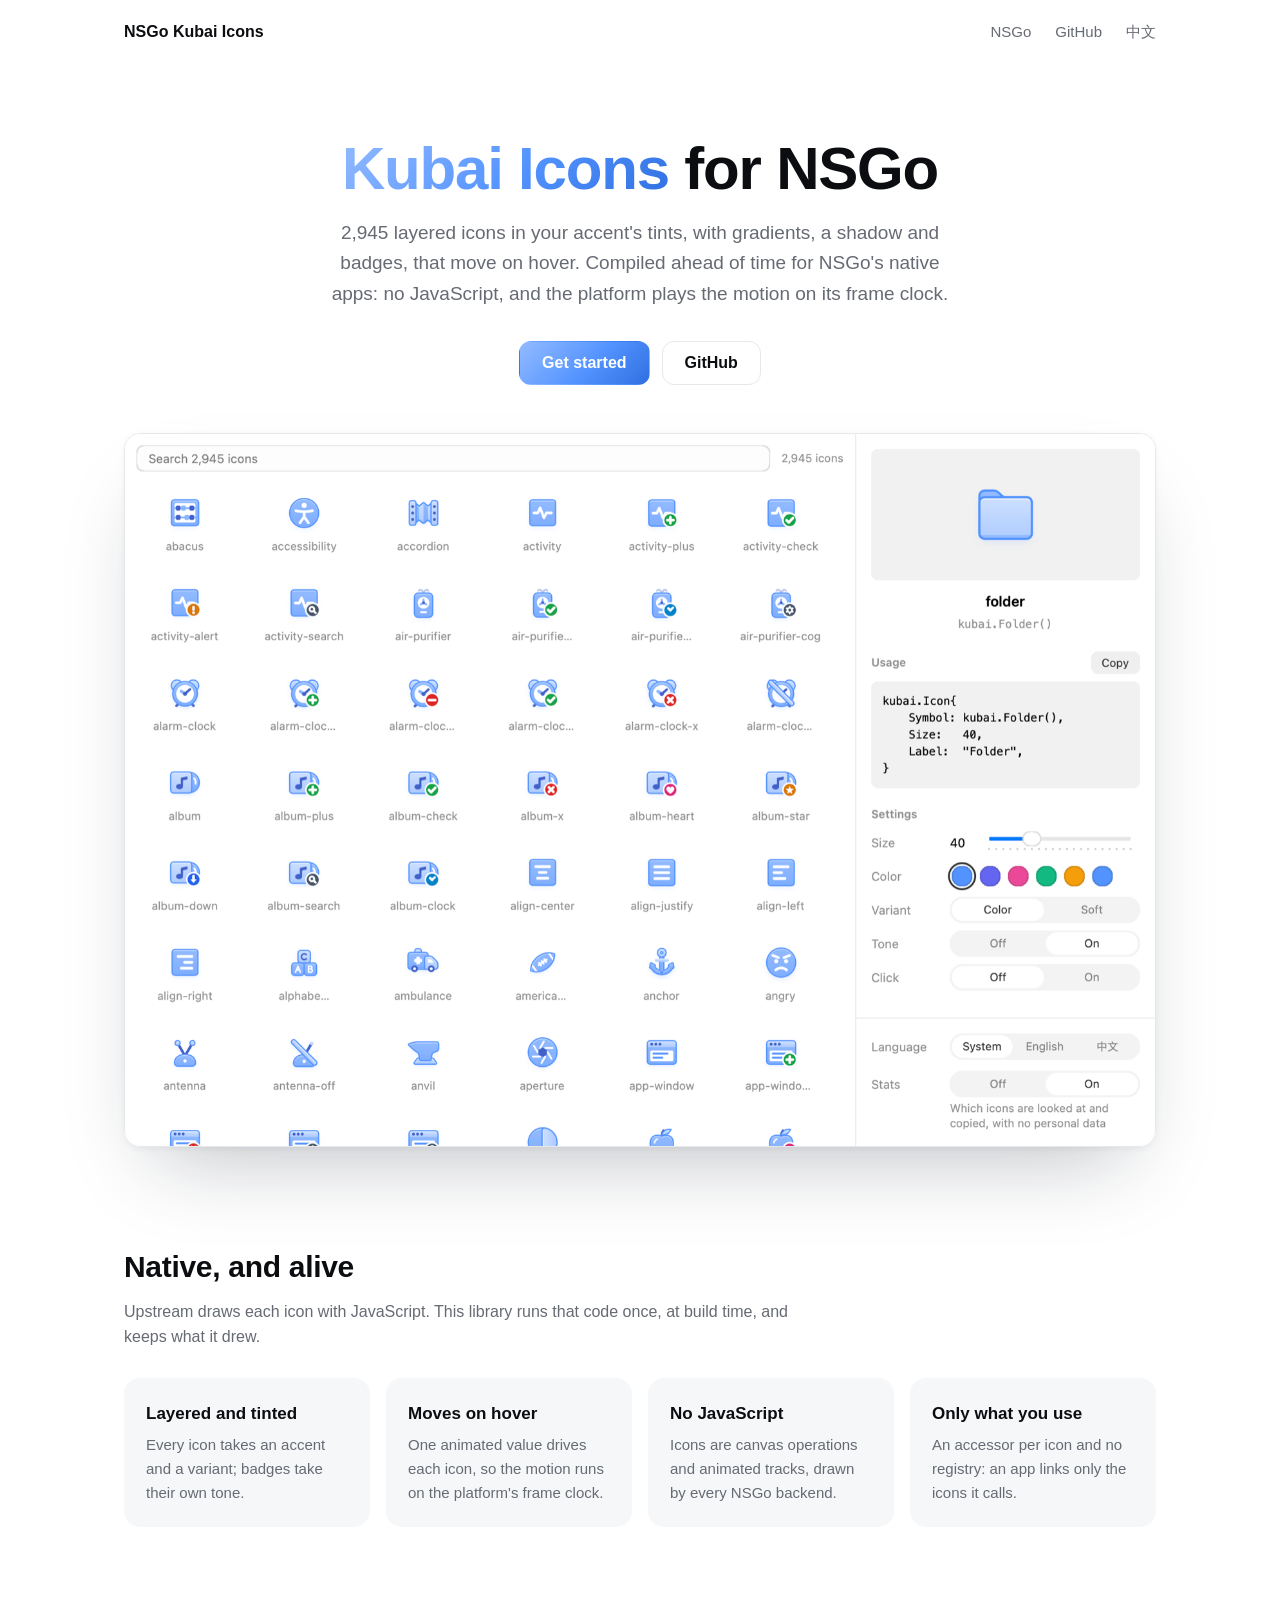
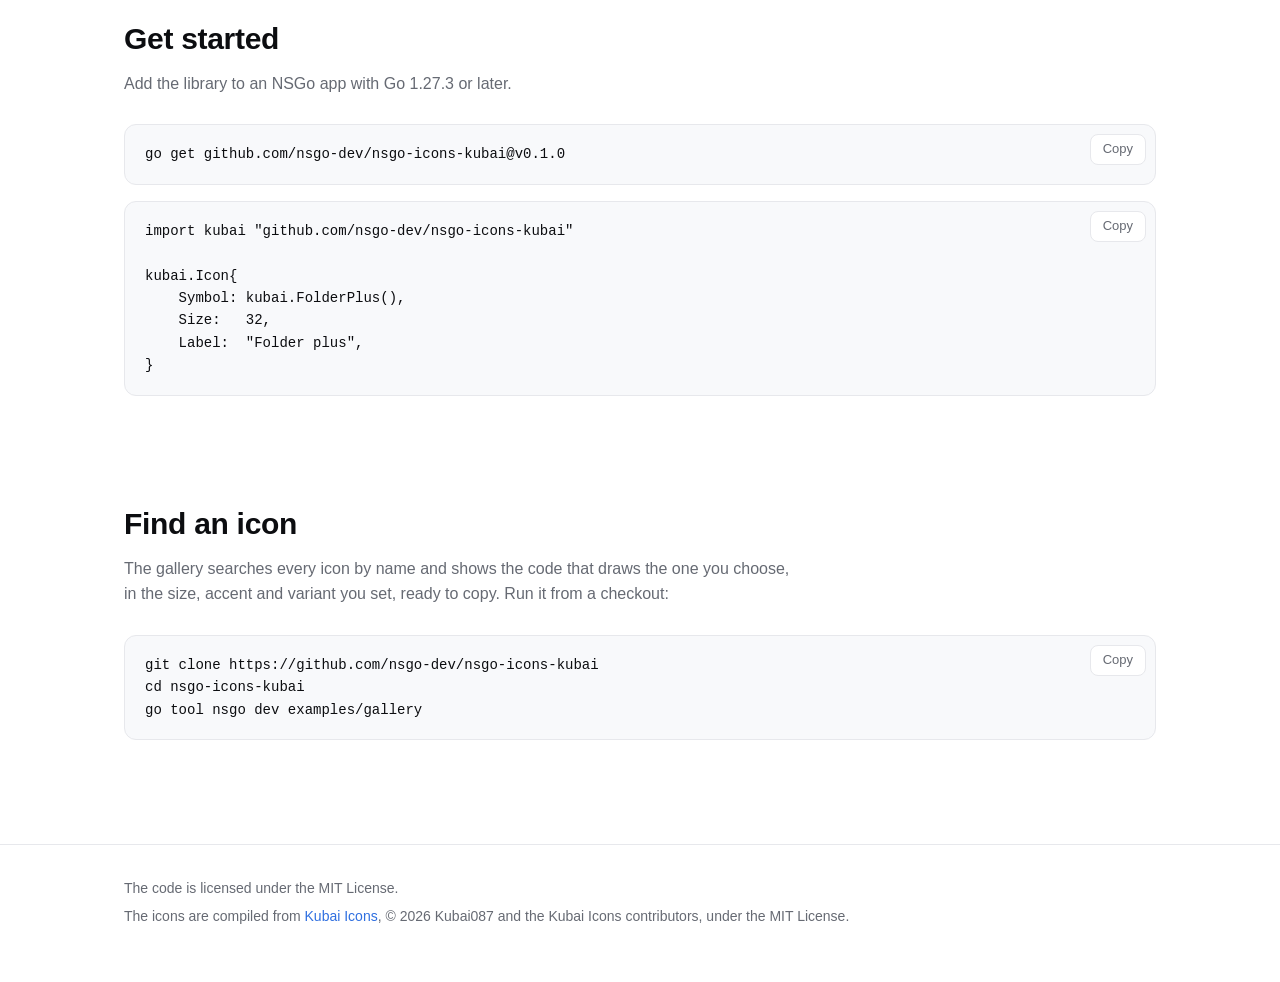
<file: website/index.html>
<!doctype html>
<html lang="en">
<head>
  <meta charset="utf-8" />
  <meta name="viewport" content="width=device-width, initial-scale=1" />
  <title>Kubai Icons for NSGo</title>
  <meta name="description" content="2,945 layered icons that move on hover, for NSGo's native apps." />
  <link rel="alternate" hreflang="zh-CN" href="zh/" />
  <link rel="icon" type="image/png" href="assets/icon.png" />
  <link rel="apple-touch-icon" href="assets/icon.png" />
  <link rel="stylesheet" href="style.css" />
  <!-- Umami counts the deployed site's visits; data-domains skips local servers. -->
  <script defer src="https://umami.oneo.me/script.js" data-website-id="4c29c1e7-28ea-4d0c-8297-b22d29bb1c41"
    data-domains="nsgo-dev.github.io" data-tag="website"></script>
</head>
<body>
  <header>
    <div class="wrap">
      <a class="name" href="./">NSGo Kubai Icons</a>
      <a href="https://nsgo.dev/">NSGo</a>
      <a href="https://github.com/nsgo-dev/nsgo-icons-kubai" data-umami-event="open-github">GitHub</a>
      <a href="zh/" hreflang="zh-CN" lang="zh-CN">中文</a>
    </div>
  </header>

  <main>
    <div class="wrap hero">
      <h1><span>Kubai Icons</span> for NSGo</h1>
      <p>2,945 layered icons in your accent's tints, with gradients, a shadow and badges, that move on hover. Compiled ahead of time for NSGo's native apps: no JavaScript, and the platform plays the motion on its frame clock.</p>
      <div class="actions">
        <a class="button primary" href="#start">Get started</a>
        <a class="button" href="https://github.com/nsgo-dev/nsgo-icons-kubai" data-umami-event="open-github">GitHub</a>
      </div>
    </div>

    <div class="wrap">
      <img class="shot" src="assets/gallery.png" width="1600" height="1105"
        alt="The gallery: a grid of icons, and the chosen one with the code that draws it" />
    </div>

    <section>
      <div class="wrap">
        <h2>Native, and alive</h2>
        <p>Upstream draws each icon with JavaScript. This library runs that code once, at build time, and keeps what it drew.</p>
        <div class="features">
          <div><h3>Layered and tinted</h3><p>Every icon takes an accent and a variant; badges take their own tone.</p></div>
          <div><h3>Moves on hover</h3><p>One animated value drives each icon, so the motion runs on the platform's frame clock.</p></div>
          <div><h3>No JavaScript</h3><p>Icons are canvas operations and animated tracks, drawn by every NSGo backend.</p></div>
          <div><h3>Only what you use</h3><p>An accessor per icon and no registry: an app links only the icons it calls.</p></div>
        </div>
      </div>
    </section>

    <section id="start">
      <div class="wrap">
        <h2>Get started</h2>
        <p>Add the library to an NSGo app with Go 1.27.3 or later.</p>
        <div class="code">
          <pre>go get github.com/nsgo-dev/nsgo-icons-kubai@v0.1.0</pre>
          <button type="button" data-copied="Copied" data-umami-event="copy-install">Copy</button>
        </div>
        <div class="code">
          <pre>import kubai "github.com/nsgo-dev/nsgo-icons-kubai"

kubai.Icon{
	Symbol: kubai.FolderPlus(),
	Size:   32,
	Label:  "Folder plus",
}</pre>
          <button type="button" data-copied="Copied" data-umami-event="copy-usage">Copy</button>
        </div>
      </div>
    </section>

    <section>
      <div class="wrap">
        <h2>Find an icon</h2>
        <p>The gallery searches every icon by name and shows the code that draws the one you choose, in the size, accent and variant you set, ready to copy. Run it from a checkout:</p>
        <div class="code">
          <pre>git clone https://github.com/nsgo-dev/nsgo-icons-kubai
cd nsgo-icons-kubai
go tool nsgo dev examples/gallery</pre>
          <button type="button" data-copied="Copied" data-umami-event="copy-gallery">Copy</button>
        </div>
      </div>
    </section>
  </main>

  <footer>
    <div class="wrap">
      <p>The code is licensed under the MIT License.</p>
      <p>The icons are compiled from <a href="https://github.com/kubai087/kubai-icons">Kubai Icons</a>, © 2026 Kubai087 and the Kubai Icons contributors, under the MIT License.</p>
    </div>
  </footer>
  <script src="copy.js"></script>
</body>
</html>
</file>
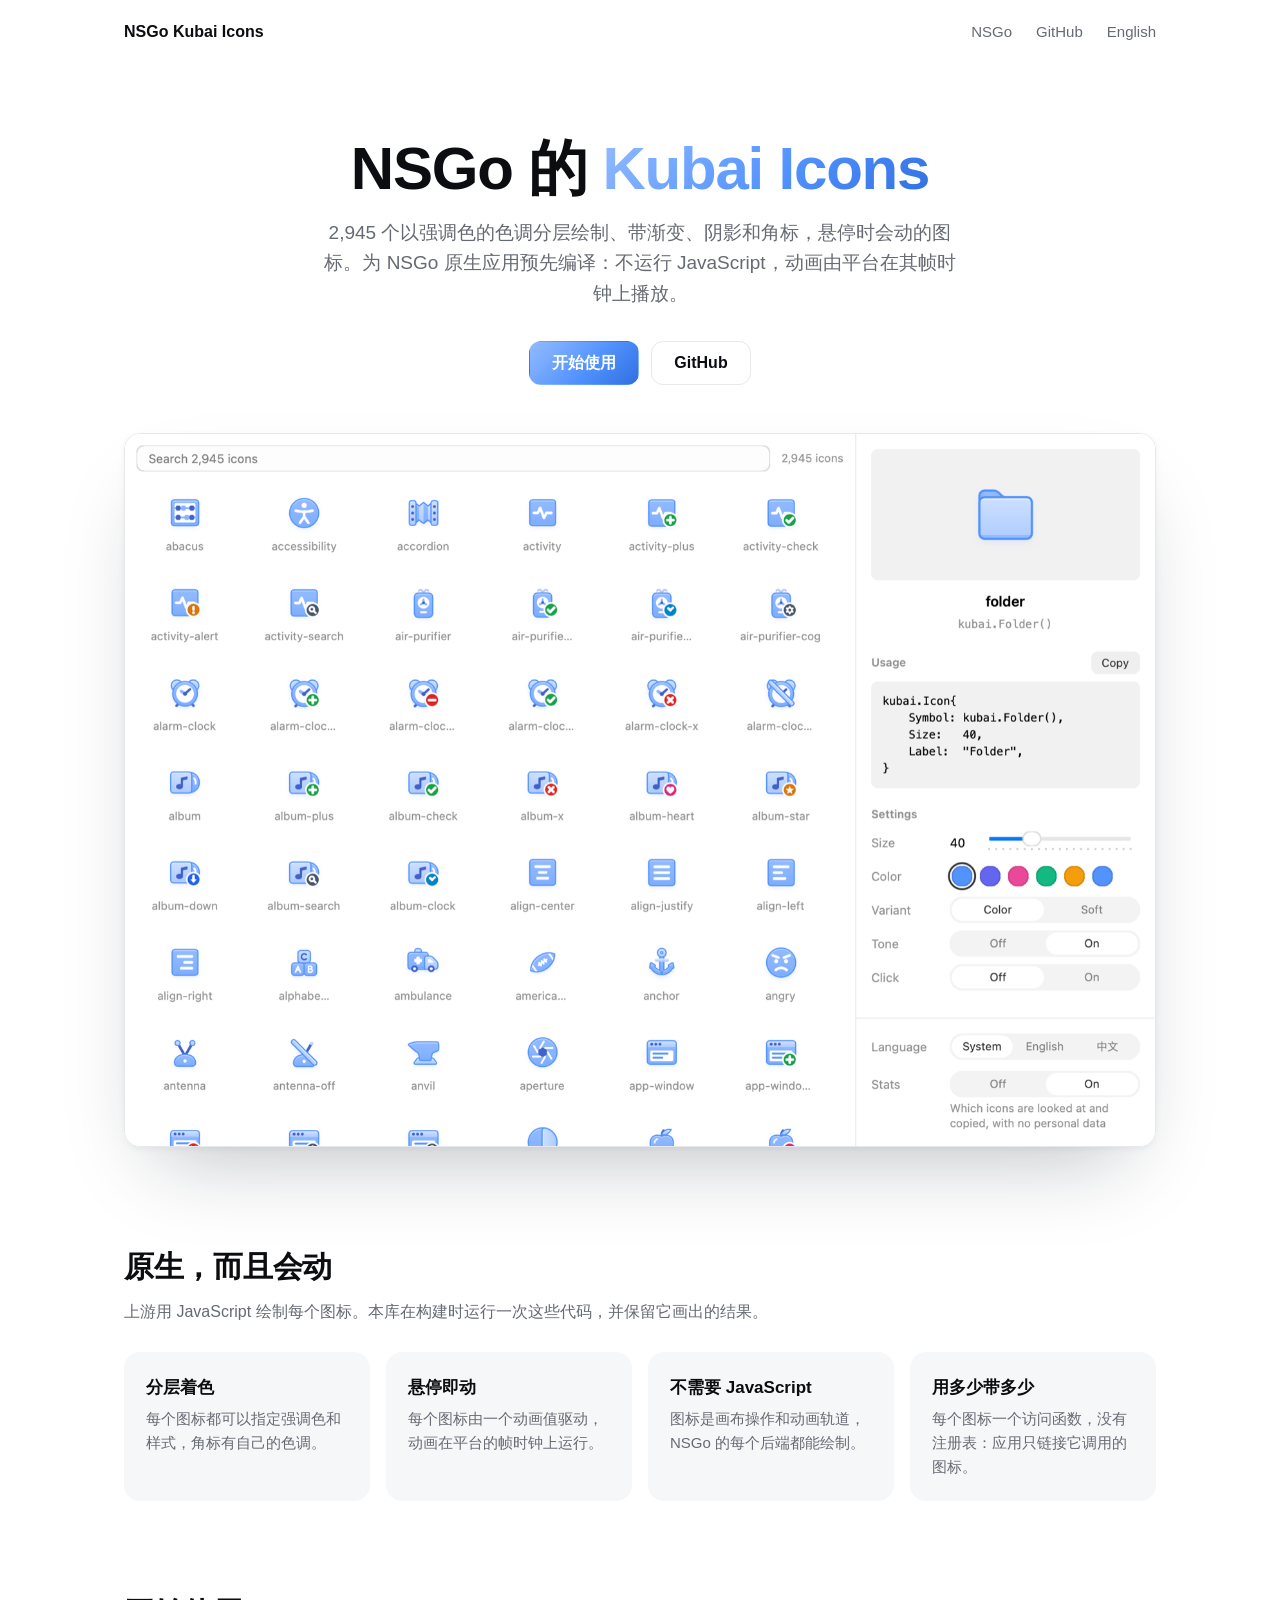
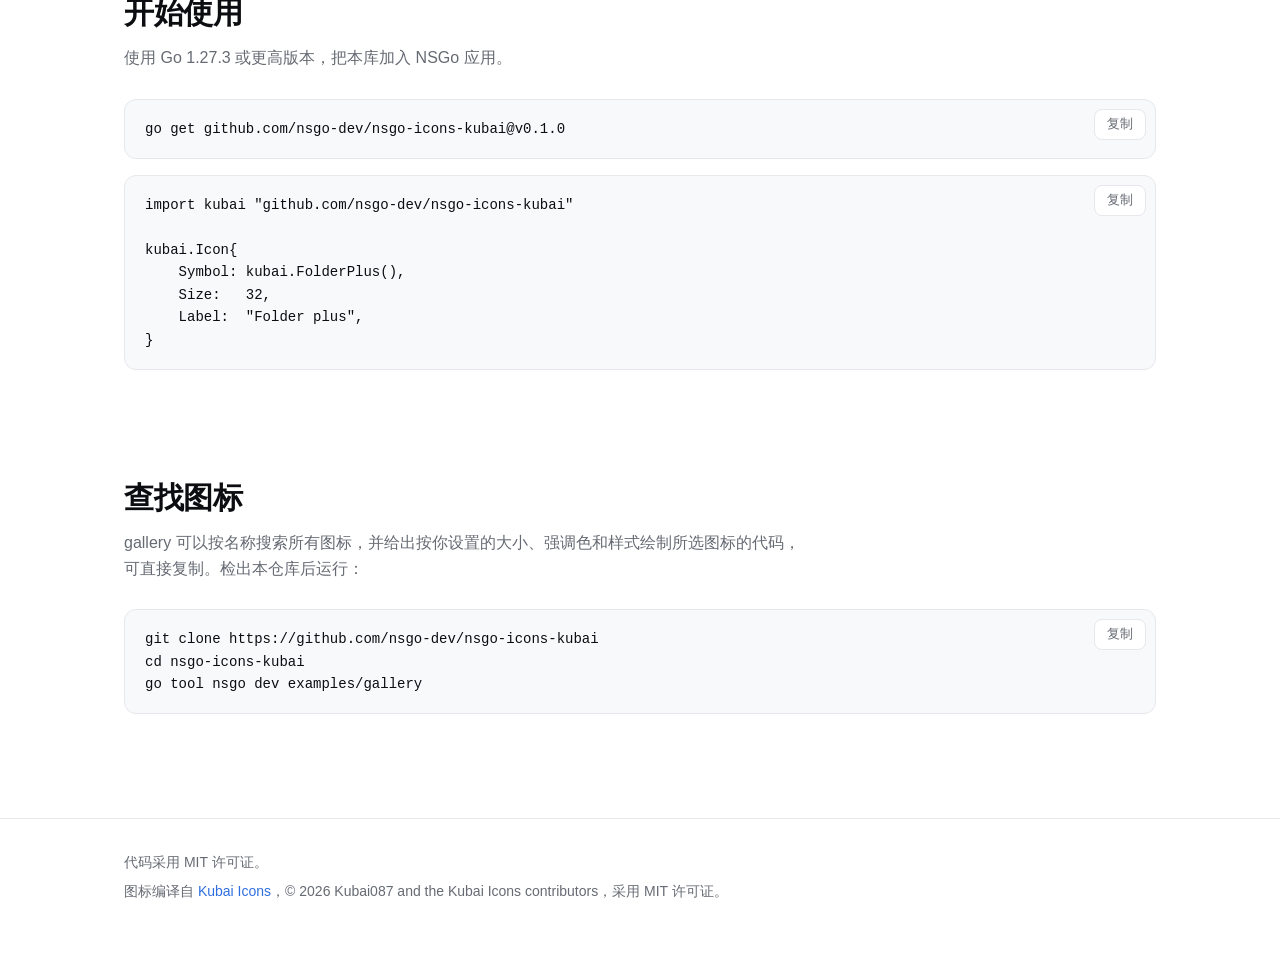
<file: website/zh/index.html>
<!doctype html>
<html lang="zh-CN">
<head>
  <meta charset="utf-8" />
  <meta name="viewport" content="width=device-width, initial-scale=1" />
  <title>NSGo 的 Kubai Icons</title>
  <meta name="description" content="2,945 个悬停时会动的分层图标，用于 NSGo 原生应用。" />
  <link rel="alternate" hreflang="en" href="../" />
  <link rel="icon" type="image/png" href="../assets/icon.png" />
  <link rel="apple-touch-icon" href="../assets/icon.png" />
  <link rel="stylesheet" href="../style.css" />
  <!-- Umami counts the deployed site's visits; data-domains skips local servers. -->
  <script defer src="https://umami.oneo.me/script.js" data-website-id="4c29c1e7-28ea-4d0c-8297-b22d29bb1c41"
    data-domains="nsgo-dev.github.io" data-tag="website"></script>
</head>
<body>
  <header>
    <div class="wrap">
      <a class="name" href="./">NSGo Kubai Icons</a>
      <a href="https://nsgo.dev/zh/">NSGo</a>
      <a href="https://github.com/nsgo-dev/nsgo-icons-kubai" data-umami-event="open-github">GitHub</a>
      <a href="../" hreflang="en" lang="en">English</a>
    </div>
  </header>

  <main>
    <div class="wrap hero">
      <h1>NSGo 的 <span>Kubai Icons</span></h1>
      <p>2,945 个以强调色的色调分层绘制、带渐变、阴影和角标，悬停时会动的图标。为 NSGo 原生应用预先编译：不运行 JavaScript，动画由平台在其帧时钟上播放。</p>
      <div class="actions">
        <a class="button primary" href="#start">开始使用</a>
        <a class="button" href="https://github.com/nsgo-dev/nsgo-icons-kubai" data-umami-event="open-github">GitHub</a>
      </div>
    </div>

    <div class="wrap">
      <img class="shot" src="../assets/gallery.png" width="1600" height="1105"
        alt="gallery：图标网格，右侧是选中的图标及绘制它的代码" />
    </div>

    <section>
      <div class="wrap">
        <h2>原生，而且会动</h2>
        <p>上游用 JavaScript 绘制每个图标。本库在构建时运行一次这些代码，并保留它画出的结果。</p>
        <div class="features">
          <div><h3>分层着色</h3><p>每个图标都可以指定强调色和样式，角标有自己的色调。</p></div>
          <div><h3>悬停即动</h3><p>每个图标由一个动画值驱动，动画在平台的帧时钟上运行。</p></div>
          <div><h3>不需要 JavaScript</h3><p>图标是画布操作和动画轨道，NSGo 的每个后端都能绘制。</p></div>
          <div><h3>用多少带多少</h3><p>每个图标一个访问函数，没有注册表：应用只链接它调用的图标。</p></div>
        </div>
      </div>
    </section>

    <section id="start">
      <div class="wrap">
        <h2>开始使用</h2>
        <p>使用 Go 1.27.3 或更高版本，把本库加入 NSGo 应用。</p>
        <div class="code">
          <pre>go get github.com/nsgo-dev/nsgo-icons-kubai@v0.1.0</pre>
          <button type="button" data-copied="已复制" data-umami-event="copy-install">复制</button>
        </div>
        <div class="code">
          <pre>import kubai "github.com/nsgo-dev/nsgo-icons-kubai"

kubai.Icon{
	Symbol: kubai.FolderPlus(),
	Size:   32,
	Label:  "Folder plus",
}</pre>
          <button type="button" data-copied="已复制" data-umami-event="copy-usage">复制</button>
        </div>
      </div>
    </section>

    <section>
      <div class="wrap">
        <h2>查找图标</h2>
        <p>gallery 可以按名称搜索所有图标，并给出按你设置的大小、强调色和样式绘制所选图标的代码，可直接复制。检出本仓库后运行：</p>
        <div class="code">
          <pre>git clone https://github.com/nsgo-dev/nsgo-icons-kubai
cd nsgo-icons-kubai
go tool nsgo dev examples/gallery</pre>
          <button type="button" data-copied="已复制" data-umami-event="copy-gallery">复制</button>
        </div>
      </div>
    </section>
  </main>

  <footer>
    <div class="wrap">
      <p>代码采用 MIT 许可证。</p>
      <p>图标编译自 <a href="https://github.com/kubai087/kubai-icons">Kubai Icons</a>，© 2026 Kubai087 and the Kubai Icons contributors，采用 MIT 许可证。</p>
    </div>
  </footer>
  <script src="../copy.js"></script>
</body>
</html>
</file>
<file: website/style.css>
/* The site of NSGo Kubai Icons: one static page in English and one in
   Chinese, white with Kubai's blue, dark when the system is. */

:root {
  --bg: #ffffff;
  --soft: #f6f7f9;
  --border: #e7e8ec;
  --text: #0c0d10;
  --muted: #666a73;
  --blue: #5393ff;
  --blue-ink: #2f6fe0;
  --gradient: linear-gradient(135deg, #93bbff, #5393ff 55%, #2f6fe0);
  --code: #f8f9fb;
  --shadow: 0 2px 6px rgb(16 24 40 / 5%), 0 40px 80px -32px rgb(16 24 40 / 28%);
  color-scheme: light dark;
}

@media (prefers-color-scheme: dark) {
  :root {
    --bg: #0f1012;
    --soft: #17181b;
    --border: #2a2c31;
    --text: #f2f3f5;
    --muted: #9a9ea8;
    --blue-ink: #93bbff;
    --code: #17181b;
    --shadow: 0 40px 80px -32px rgb(0 0 0 / 60%);
  }
}

* { box-sizing: border-box; }

body {
  margin: 0;
  background: var(--bg);
  color: var(--text);
  font: 16px/1.6 -apple-system, BlinkMacSystemFont, "Segoe UI", "PingFang SC", "Microsoft YaHei", sans-serif;
  -webkit-font-smoothing: antialiased;
}

a { color: var(--blue-ink); text-decoration: none; }
a:hover { text-decoration: underline; }

code, pre { font: 14px/1.6 ui-monospace, SFMono-Regular, Menlo, Consolas, monospace; tab-size: 4; }

.wrap { max-width: 1080px; margin: 0 auto; padding: 0 24px; }

header .wrap {
  display: flex;
  align-items: center;
  gap: 24px;
  height: 64px;
}

header .name { font-weight: 600; color: var(--text); margin-right: auto; }
header a:not(.name) { color: var(--muted); font-size: 15px; }

.hero { text-align: center; padding: 72px 0 48px; }

.hero h1 {
  margin: 0 0 16px;
  font-size: clamp(36px, 6vw, 60px);
  line-height: 1.1;
  letter-spacing: -0.02em;
}

.hero h1 span {
  background: var(--gradient);
  -webkit-background-clip: text;
  background-clip: text;
  color: transparent;
}

.hero p { margin: 0 auto 32px; max-width: 640px; color: var(--muted); font-size: 19px; }

.actions { display: flex; justify-content: center; gap: 12px; flex-wrap: wrap; }

.button {
  display: inline-flex;
  align-items: center;
  height: 44px;
  padding: 0 22px;
  border-radius: 12px;
  font-weight: 600;
  border: 1px solid var(--border);
  color: var(--text);
}

.button:hover { text-decoration: none; background: var(--soft); }
.button.primary { background: var(--gradient); border-color: transparent; color: #fff; }
.button.primary:hover { filter: brightness(1.05); }

.shot {
  display: block;
  width: 100%;
  height: auto;
  margin: 0 auto 96px;
  border: 1px solid var(--border);
  border-radius: 16px;
  box-shadow: var(--shadow);
}

section { padding: 0 0 88px; }
section h2 { margin: 0 0 8px; font-size: 30px; letter-spacing: -0.01em; }
section > .wrap > p { margin: 0 0 28px; color: var(--muted); max-width: 680px; }

.features {
  display: grid;
  grid-template-columns: repeat(auto-fit, minmax(230px, 1fr));
  gap: 16px;
}

.features div { padding: 22px; border-radius: 16px; background: var(--soft); }
.features h3 { margin: 0 0 6px; font-size: 17px; }
.features p { margin: 0; color: var(--muted); font-size: 15px; }

.code { position: relative; margin: 0 0 16px; }

.code pre {
  margin: 0;
  padding: 18px 20px;
  overflow-x: auto;
  border: 1px solid var(--border);
  border-radius: 12px;
  background: var(--code);
}

.code button {
  position: absolute;
  top: 10px;
  right: 10px;
  padding: 4px 12px;
  border: 1px solid var(--border);
  border-radius: 8px;
  background: var(--bg);
  color: var(--muted);
  font: inherit;
  font-size: 13px;
  cursor: pointer;
}

footer { border-top: 1px solid var(--border); padding: 32px 0 48px; color: var(--muted); font-size: 14px; }
footer p { margin: 0 0 6px; }
</file>
